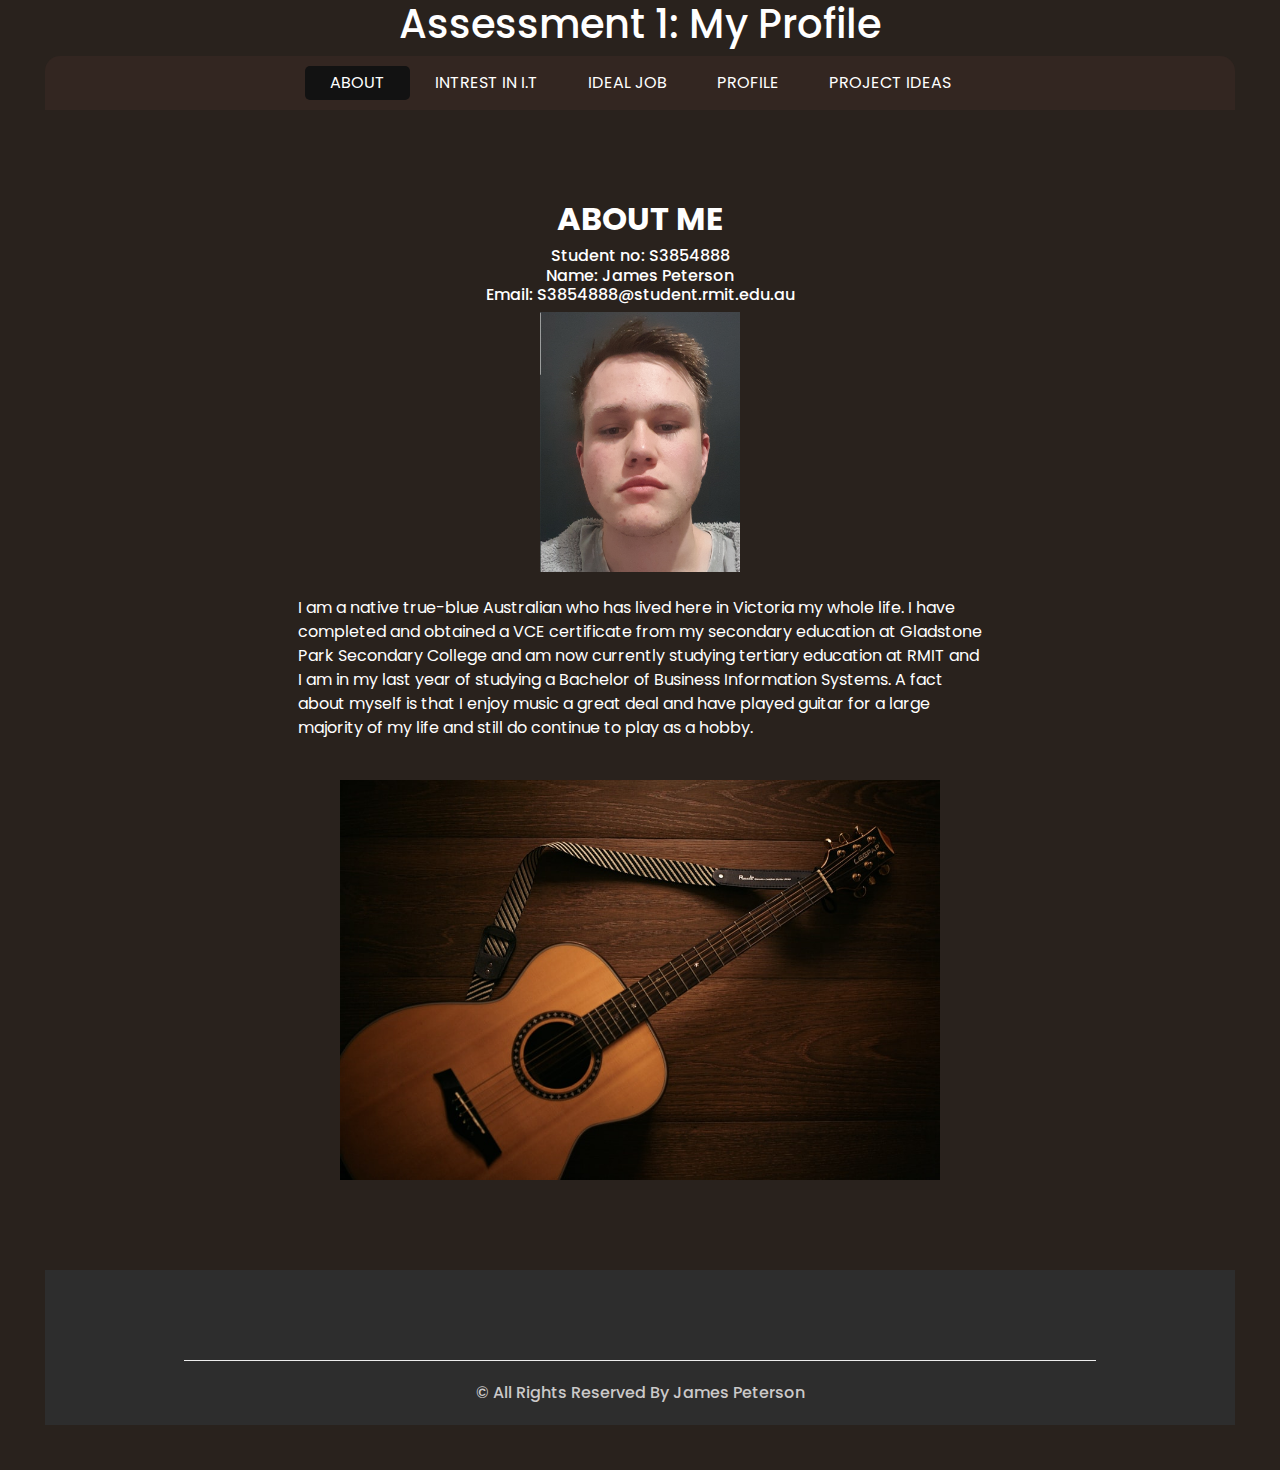
<file: index.html>
<!DOCTYPE html>
<html>

<head>
 <!-- Basic -->


 <title>
 Assessment 1: My Profile
 </title>

 <!-- slider stylesheet -->
 <link rel="stylesheet" type="text/css" href="https://cdnjs.cloudflare.com/ajax/libs/OwlCarousel2/2.3.4/assets/owl.carousel.min.css" />

 <!-- bootstrap core css -->
 <link rel="stylesheet" type="text/css" href="css/bootstrap.css" />

 <!-- Custom styles for this template -->
 <link href="css/style.css" rel="stylesheet" />
 <!-- responsive style -->
 <link href="css/responsive.css" rel="stylesheet" />
</head>

<body>
 <div class="hero_area">
       <!-- header section strats -->
       <header class="header_section">
         <nav class="navbar navbar-expand-lg custom_nav-container ">

<h1> Assessment 1: My Profile </h1>

           <button class="navbar-toggler" type="button" data-toggle="collapse" data-target="#navbarSupportedContent" aria-controls="navbarSupportedContent" aria-expanded="false" aria-label="Toggle navigation">
             <span class=""></span>
           </button>

           <div class="collapse navbar-collapse" id="navbarSupportedContent">
             <ul class="navbar-nav  ">
               <li class="nav-item active">
                 <a class="nav-link" href="index.html">About <span class="sr-only">(current)</span></a>
               </li>
               <li class="nav-item">
                 <a class="nav-link" href="it.html">
                 Intrest in I.T
                 </a>
               </li>
               <li class="nav-item">
                 <a class="nav-link" href="job.html">
                   Ideal Job
                 </a>
               </li>
               <li class="nav-item">
                 <a class="nav-link" href="profile.html">
                   Profile
                 </a>
               </li>
               <li class="nav-item">
                 <a class="nav-link" href="idea.html">Project Ideas</a>
               </li>
             </ul>

           </div>
         </nav>
       </header>
       <!-- end header section -->

 </div>
 <!-- end hero area -->

 <!-- why section -->

 <section class="why_section layout_padding">
   <div class="container">
     <div class="heading_container heading_center">
       <h2>
         About me
       </h2>
       <h6>
Student no: S3854888 <br>
Name: James Peterson<br>
Email: S3854888@student.rmit.edu.au<br>

</h6>
     </div>
     <div class ="under_text">
     <div>
       <img src="images/profilepic.jpg" width="200" height="260"></a>
     </div>
   </div>
     <div class="text_why">

     <p>

       <br>
     I am a native true-blue Australian who has lived here in Victoria my whole life.
      I have completed and obtained a VCE certificate from my secondary education at
       Gladstone Park Secondary College and am now currently studying tertiary education
        at RMIT and I am in my last year of studying a Bachelor of Business Information Systems.
         A fact about myself is that I enjoy music a great deal and have played guitar for a
         large majority of my life and still do continue to play as a hobby.

     </p>
     <br>
     </div>
     <div class ="under_text">

     <div>
       <img src="images/guitar1.jfif" width="600" height="400"></a>
     </div>
     </div>
     </div>
   </div>
 </section>

 <!-- end why section -->

 <!-- info section -->

 <section class="info_section  layout_padding2-top">

   <div class="info_container ">
     <div class="container">
       <div class="row">
       </div>

       </div>
     </div>
   </div>
   <!-- footer section -->
   <footer class=" footer_section">

     <div class="container">
       <p>
         &copy; <span id="displayYear"></span> All Rights Reserved By
         James Peterson
       </p>
     </div>
   </footer>
   <!-- footer section -->

 </section>

 <!-- end info section -->



</body>

</html>
</file>
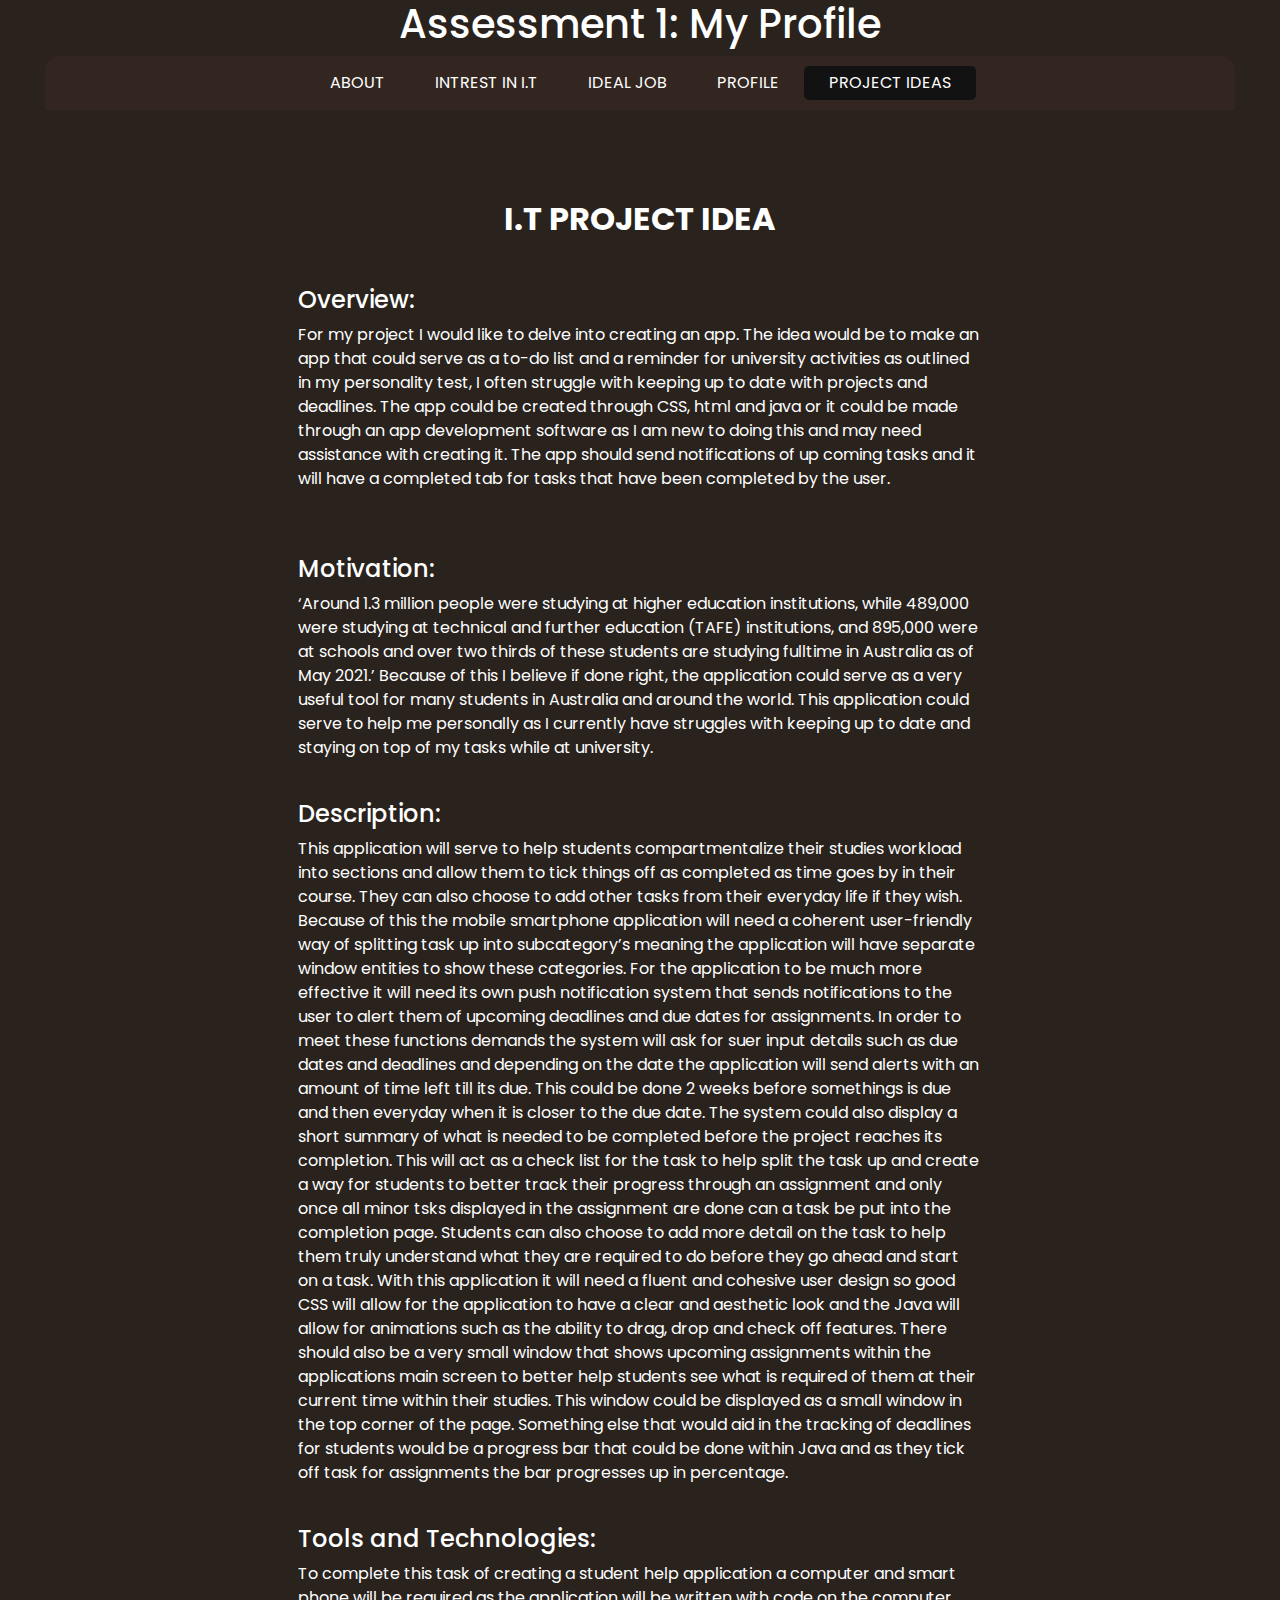
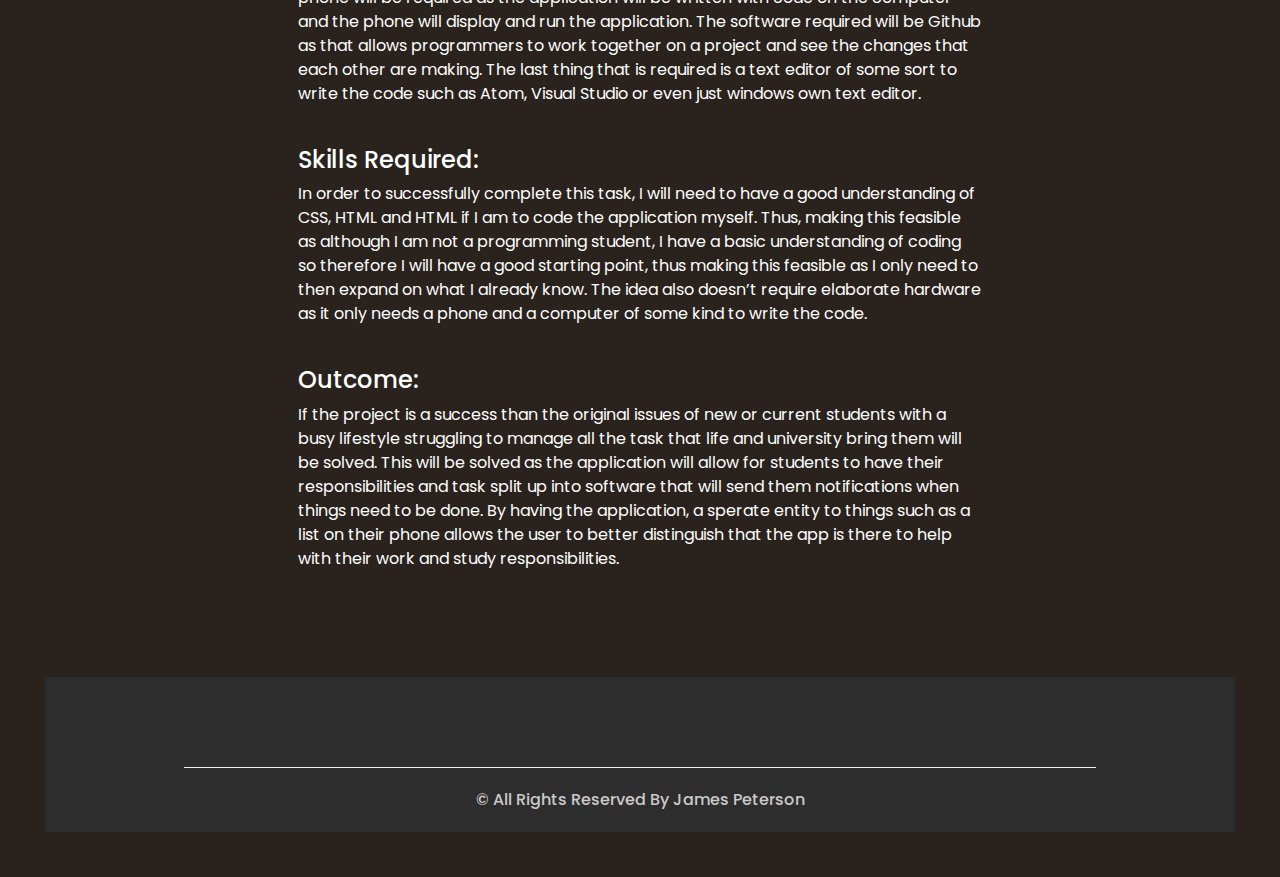
<file: idea.html>
<!DOCTYPE html>
<html>

<head>
  <!-- Basic -->


  <title>
  Assessment 1: My Profile
  </title>

  <!-- slider stylesheet -->
  <link rel="stylesheet" type="text/css" href="https://cdnjs.cloudflare.com/ajax/libs/OwlCarousel2/2.3.4/assets/owl.carousel.min.css" />

  <!-- bootstrap core css -->
  <link rel="stylesheet" type="text/css" href="css/bootstrap.css" />

  <!-- Custom styles for this template -->
  <link href="css/style.css" rel="stylesheet" />
  <!-- responsive style -->
  <link href="css/responsive.css" rel="stylesheet" />
</head>

<body>
  <div class="hero_area">
        <!-- header section strats -->
        <header class="header_section">
          <nav class="navbar navbar-expand-lg custom_nav-container ">

<h1> Assessment 1: My Profile </h1>

            <button class="navbar-toggler" type="button" data-toggle="collapse" data-target="#navbarSupportedContent" aria-controls="navbarSupportedContent" aria-expanded="false" aria-label="Toggle navigation">
              <span class=""></span>
            </button>

            <div class="collapse navbar-collapse" id="navbarSupportedContent">
              <ul class="navbar-nav  ">
                <li class="nav-item">
                  <a class="nav-link" href="index.html">About <span class="sr-only">(current)</span></a>
                </li>
                <li class="nav-item">
                  <a class="nav-link" href="it.html">
                  Intrest in I.T
                  </a>
                </li>
                <li class="nav-item">
                  <a class="nav-link" href="job.html">
                    Ideal Job
                  </a>
                </li>
                <li class="nav-item">
                  <a class="nav-link" href="profile.html">
                    Profile
                  </a>
                </li>
                <li class="nav-item active">
                  <a class="nav-link" href="idea.html">Project Ideas</a>
                </li>
              </ul>

            </div>
          </nav>
        </header>
        <!-- end header section -->

  </div>
  <!-- end hero area -->

  <!-- why section -->

  <section class="why_section layout_padding">
    <div class="container">
      <div class="heading_container heading_center">
        <h2>
          I.T Project Idea
        </h2>
      </div>
      <div class="text_why">
      <p>
        <br>
        <h4>Overview:</h4>


    For my project I would like to delve into creating an app. The idea would be to
     make an app that could serve as a to-do list and a reminder for university
      activities as outlined in my personality test, I often struggle with keeping
       up to date with projects and deadlines. The app could be created through CSS,
       html and java or it could be made through an app development software as I am new
        to doing this and may need assistance with creating it. The app should send
        notifications of up coming tasks and it will have a completed tab for tasks that
         have been completed by the user.

      </p>
      <br>
      <br>
      <h4>Motivation:</h4>

‘Around 1.3 million people were studying at higher
 education institutions, while 489,000 were studying
  at technical and further education (TAFE) institutions,
   and 895,000 were at schools and over two thirds of these
   students are studying fulltime in Australia as of
    May 2021.’ Because of this I believe if done right,
     the application could serve as a very useful tool
      for many students in Australia and around the
       world. This application could serve to help
        me personally as I currently have struggles with
         keeping up to date and staying on top of my
          tasks while at university.

    </p>
    <br>
    <h4>Description:</h4>

This application will serve to help students compartmentalize their studies workload
 into sections and allow them to tick things off as completed as time goes by in their
 course. They can also choose to add other tasks from their everyday life if they wish. Because of this the mobile smartphone application will need a coherent user-friendly way of splitting task up into subcategory’s meaning the application will have separate window entities to show these categories. For the application to be much more effective it will need its own push notification system that sends notifications to the user to alert them of upcoming deadlines and due dates for assignments. In order to meet these functions demands the system will ask for suer input details
 such as due dates and deadlines and depending on the date the application will send
  alerts with an amount of time left till its due. This could be done 2 weeks before
   somethings is due and then everyday when it is closer to the due date. The system
    could also display a short summary of what is needed to be completed before the
     project reaches its completion. This will act as a check list for the task to help
      split the task up and create a way for students to better track their progress
       through an assignment and only once all minor tsks displayed in the assignment are
        done can a task be put into the completion page. Students can also choose to add
         more detail on the task to help them truly understand what they are required to
          do before they go ahead and start on a task. With this application it will need
           a fluent and cohesive user design so good CSS will allow for the application
            to have a clear
      and aesthetic look and the Java will allow for animations such as the ability to
       drag, drop and check off features. There should also be a very small window that
       shows upcoming assignments within the applications main screen to better help students see what is required of them at their current time within their studies. This window could be displayed as a small window in the top corner of the page. Something else that would aid in the tracking of deadlines for students would be
      a progress bar that could be done within Java and as they tick off task for
       assignments the bar progresses up in percentage.

  </p>
  <br>
  <h4>Tools and Technologies: </h4>

To complete this task of creating a student help application
 a computer and smart phone will be required as the application
  will be written with code on the computer and the phone will
   display and run the application. The software required will be
    Github as that allows programmers to work together on a project
     and see the changes that each other are making. The last thing
      that is required is a text editor of some sort to write the
       code such as Atom, Visual Studio or even just windows own text editor.

</p>
<br>
<h4>Skills Required:  </h4>
In order to successfully complete this task, I will
 need to have a good understanding of CSS, HTML and
  HTML if I am to code the application myself. Thus,
   making this feasible as although I am not a programming
    student, I have a basic understanding of coding so
     therefore I will have a good starting point, thus
      making this feasible as I only need to then expand
       on what I already know. The idea also doesn’t
        require elaborate hardware as it only needs a phone
         and a computer of some kind to write the code.

</p>
<br>
<h4>Outcome:  </h4>
If the project is a success than the original issues of new or
 current students with a busy lifestyle struggling to manage
  all the task that life and university bring them will be
   solved. This will be solved as the application will allow
    for students to have their responsibilities and task split
     up into software that will send them notifications when
      things need to be done. By having the application, a
      sperate entity to things such as a list on their phone
      allows the user to better distinguish that the app is there
       to help with their work and study responsibilities.

</p>
      </div>

      </div>
    </div>
  </section>

  <!-- end why section -->

  <!-- info section -->

  <section class="info_section  layout_padding2-top">

    <div class="info_container ">
      <div class="container">
        <div class="row">
        </div>

        </div>
      </div>
    </div>
    <!-- footer section -->
    <footer class=" footer_section">

      <div class="container">
        <p>
          &copy; <span id="displayYear"></span> All Rights Reserved By
          James Peterson
        </p>
      </div>
    </footer>
    <!-- footer section -->

  </section>






</body>

</html>
</file>
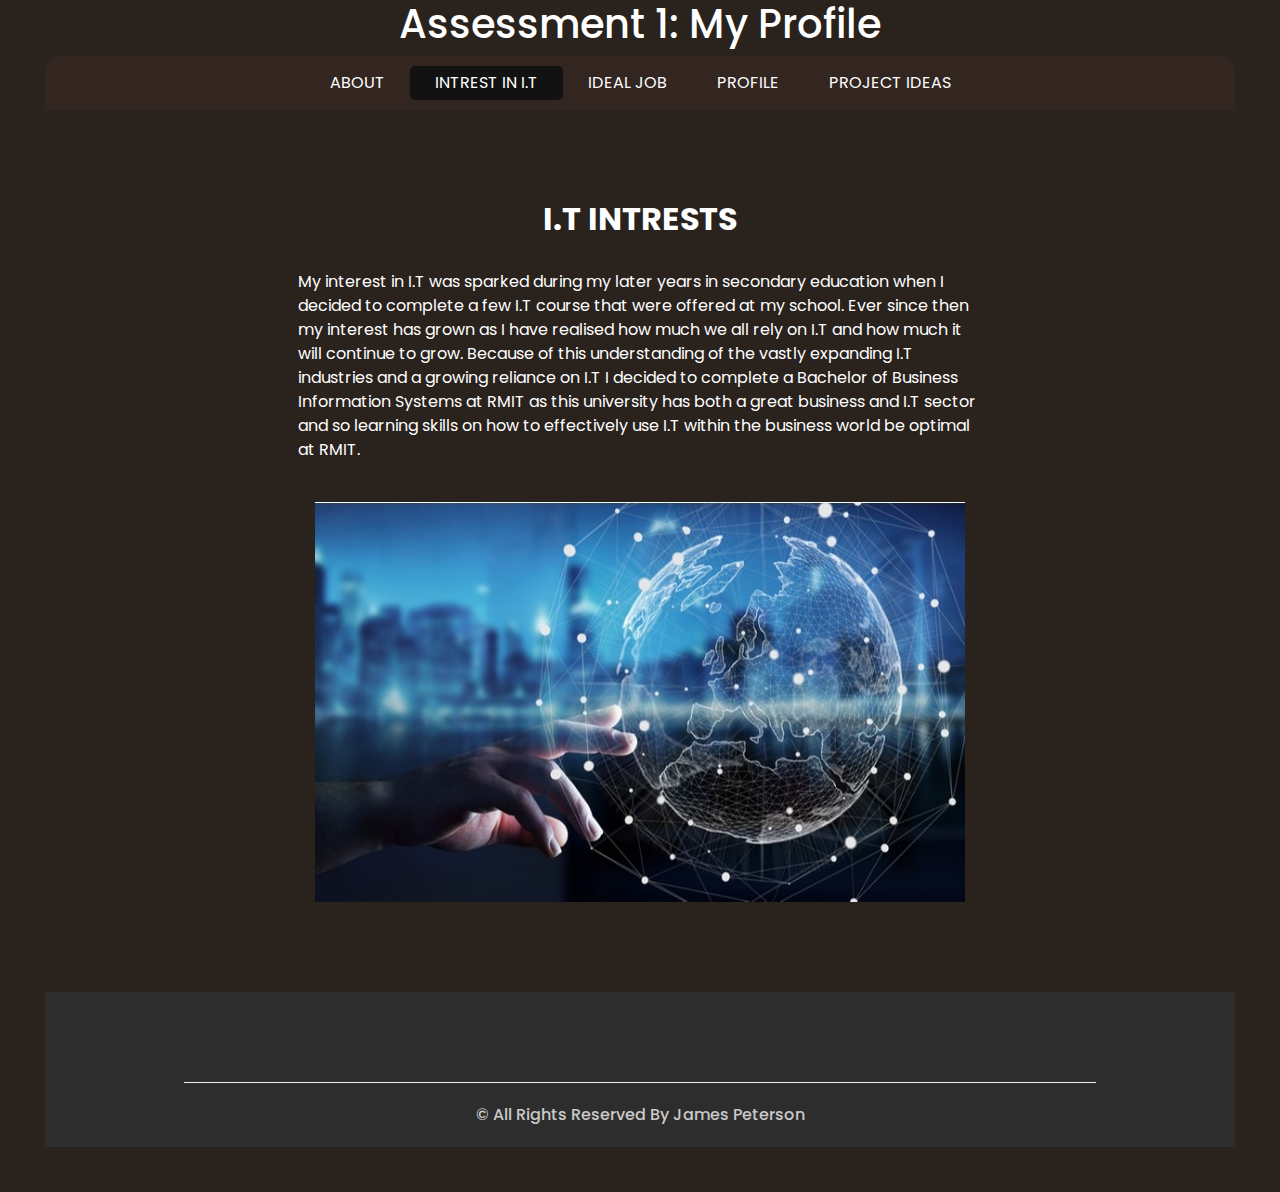
<file: it.html>
<!DOCTYPE html>
<html>

<head>
  <!-- Basic -->

  <title>
  Assessment 1: My Profile
  </title>

  <!-- slider stylesheet -->
  <link rel="stylesheet" type="text/css" href="https://cdnjs.cloudflare.com/ajax/libs/OwlCarousel2/2.3.4/assets/owl.carousel.min.css" />

  <!-- bootstrap core css -->
  <link rel="stylesheet" type="text/css" href="css/bootstrap.css" />

  <!-- Custom styles for this template -->
  <link href="css/style.css" rel="stylesheet" />
  <!-- responsive style -->
  <link href="css/responsive.css" rel="stylesheet" />
</head>

<body>
  <div class="hero_area">
        <!-- header section strats -->
        <header class="header_section">
          <nav class="navbar navbar-expand-lg custom_nav-container ">

<h1> Assessment 1: My Profile </h1>

            <button class="navbar-toggler" type="button" data-toggle="collapse" data-target="#navbarSupportedContent" aria-controls="navbarSupportedContent" aria-expanded="false" aria-label="Toggle navigation">
              <span class=""></span>
            </button>

            <div class="collapse navbar-collapse" id="navbarSupportedContent">
              <ul class="navbar-nav  ">
                <li class="nav-item">
                  <a class="nav-link" href="index.html">About <span class="sr-only">(current)</span></a>
                </li>
                <li class="nav-item active">
                  <a class="nav-link" href="it.html">
                  Intrest in I.T
                  </a>
                </li>
                <li class="nav-item">
                  <a class="nav-link" href="job.html">
                    Ideal Job
                  </a>
                </li>
                <li class="nav-item">
                  <a class="nav-link" href="profile.html">
                    Profile
                  </a>
                </li>
                <li class="nav-item">
                  <a class="nav-link" href="idea.html">Project Ideas</a>
                </li>
              </ul>

            </div>
          </nav>
        </header>
        <!-- end header section -->

  </div>
  <!-- end hero area -->

  <!-- why section -->

  <section class="why_section layout_padding">
    <div class="container">
      <div class="heading_container heading_center">
        <h2>
          I.T Intrests
        </h2>
      </div>
      <div class="text_why">
      <p>

        <br>
      My interest in I.T was sparked during my later years in secondary
      education when I decided to complete a few I.T
       course that were offered at my school. Ever since then
       my interest has grown as I have realised how much we all rely on I.T and how much
       it will continue to grow. Because of this understanding of the vastly
        expanding I.T industries and a growing reliance on I.T I
         decided to complete a Bachelor of Business Information
          Systems at RMIT as this university has
           both a great business and I.T sector and so learning skills on how to
            effectively use I.T within the business world be optimal at RMIT.
      </p>
      <br>
      </div>
      <div class ="under_text">

      <div>
        <img src="images/it1.jpg" width="650" height="400"></a>
      </div>
      </div>
      </div>
    </div>
  </section>

  <!-- end why section -->

  <!-- info section -->

  <section class="info_section  layout_padding2-top">

    <div class="info_container ">
      <div class="container">
        <div class="row">
        </div>

        </div>
      </div>
    </div>
    <!-- footer section -->
    <footer class=" footer_section">

      <div class="container">
        <p>
          &copy; <span id="displayYear"></span> All Rights Reserved By
          James Peterson
        </p>
      </div>
    </footer>
    <!-- footer section -->

  </section>

  <!-- end info section -->




</body>

</html>
</file>
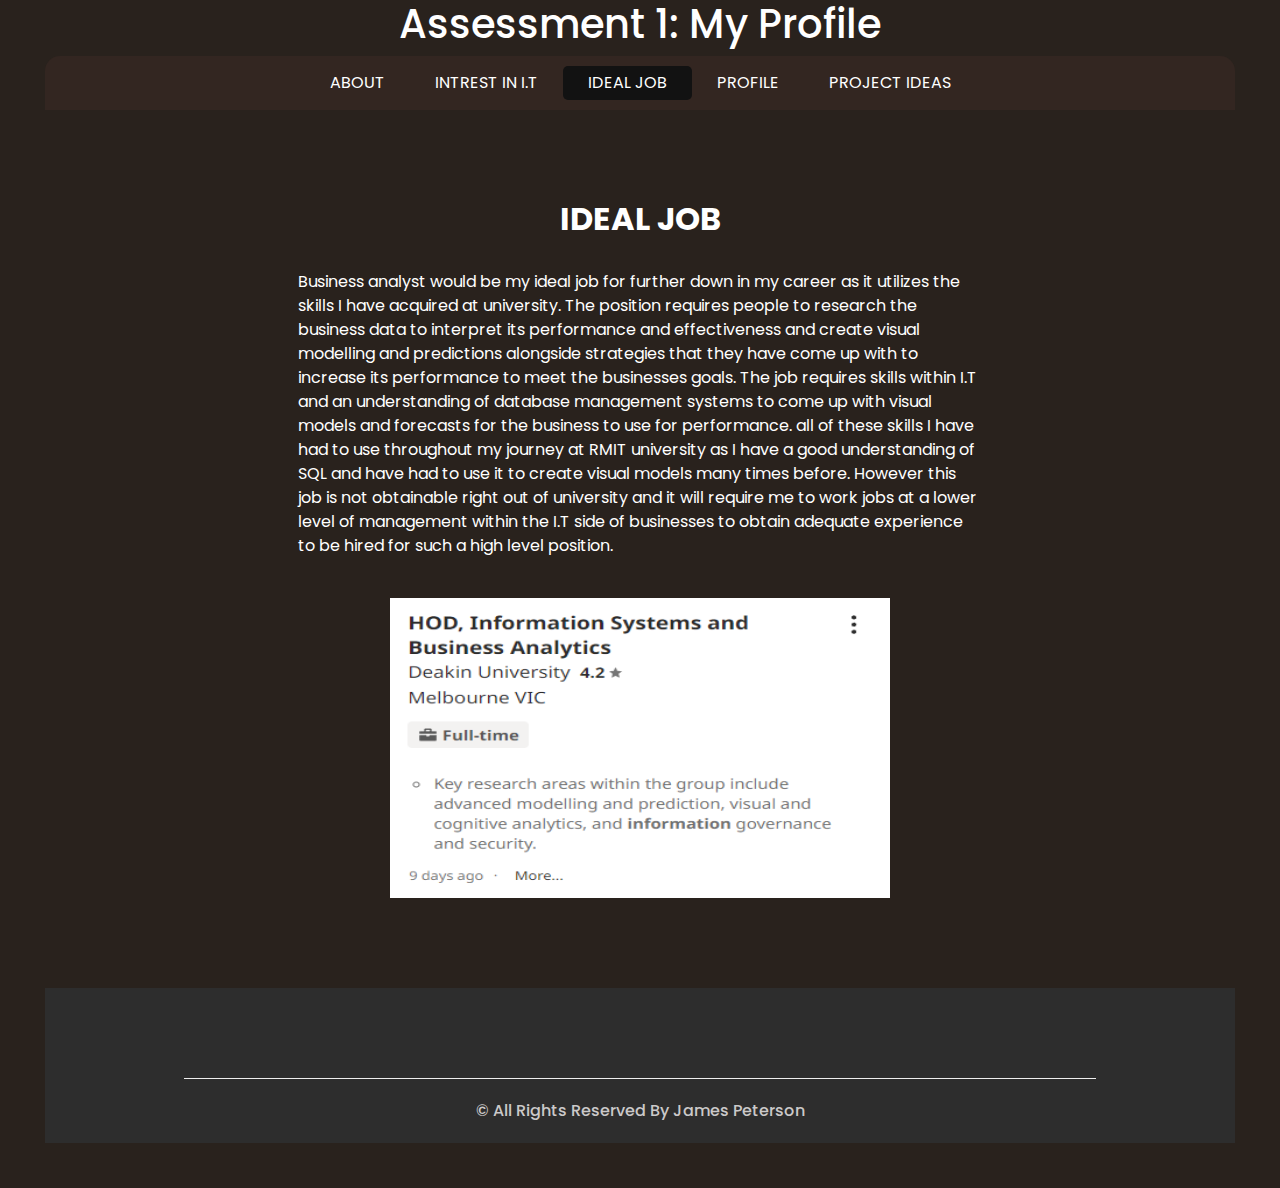
<file: job.html>
<!DOCTYPE html>
<html>

<head>
  <!-- Basic -->

  <title>
  Assessment 1: My Profile
  </title>

  <!-- slider stylesheet -->
  <link rel="stylesheet" type="text/css" href="https://cdnjs.cloudflare.com/ajax/libs/OwlCarousel2/2.3.4/assets/owl.carousel.min.css" />

  <!-- bootstrap core css -->
  <link rel="stylesheet" type="text/css" href="css/bootstrap.css" />

  <!-- Custom styles for this template -->
  <link href="css/style.css" rel="stylesheet" />
  <!-- responsive style -->
  <link href="css/responsive.css" rel="stylesheet" />
</head>

<body>
  <div class="hero_area">
        <!-- header section strats -->
        <header class="header_section">
          <nav class="navbar navbar-expand-lg custom_nav-container ">

<h1> Assessment 1: My Profile </h1>

            <button class="navbar-toggler" type="button" data-toggle="collapse" data-target="#navbarSupportedContent" aria-controls="navbarSupportedContent" aria-expanded="false" aria-label="Toggle navigation">
              <span class=""></span>
            </button>

            <div class="collapse navbar-collapse" id="navbarSupportedContent">
              <ul class="navbar-nav  ">
                <li class="nav-item">
                  <a class="nav-link" href="index.html">About <span class="sr-only">(current)</span></a>
                </li>
                <li class="nav-item">
                  <a class="nav-link" href="it.html">
                  Intrest in I.T
                  </a>
                </li>
                <li class="nav-item active">
                  <a class="nav-link" href="job.html">
                    Ideal Job
                  </a>
                </li>
                <li class="nav-item">
                  <a class="nav-link" href="profile.html">
                    Profile
                  </a>
                </li>
                <li class="nav-item">
                  <a class="nav-link" href="idea.html">Project Ideas</a>
                </li>
              </ul>

            </div>
          </nav>
        </header>
        <!-- end header section -->

  </div>
  <!-- end hero area -->

  <!-- why section -->

  <section class="why_section layout_padding">
    <div class="container">
      <div class="heading_container heading_center">
        <h2>
        Ideal Job
        </h2>
      </div>
      <div class="text_why">
      <p>

        <br>
      Business analyst would be my ideal job for further down in my career as
       it utilizes the skills I have acquired at university. The position requires
       people to research the business data to interpret its performance and effectiveness
        and create visual modelling and predictions alongside strategies that they have
         come up with to increase its performance to meet the businesses goals. The job
          requires skills within I.T and an understanding of database management systems
           to come up with visual models and forecasts for the business to use for
            performance. all of these skills I have had to use throughout my journey
             at RMIT university as I have a good understanding of SQL and have had to
              use it to create visual models many times before. However this job is not
               obtainable right out of university and it will require me to work jobs
                at a lower level of management within the I.T side of businesses to obtain
                 adequate experience to be hired for such a high level position.

      </p>
      <br>
      </div>
      <div class ="under_text">

      <div>
        <img src="images/idealjob.png" width="500" height="300"></a>
      </div>
      </div>
      </div>
    </div>
  </section>

  <!-- end why section -->

  <!-- info section -->

  <section class="info_section  layout_padding2-top">

    <div class="info_container ">
      <div class="container">
        <div class="row">
        </div>

        </div>
      </div>
    </div>
    <!-- footer section -->
    <footer class=" footer_section">

      <div class="container">
        <p>
          &copy; <span id="displayYear"></span> All Rights Reserved By
          James Peterson
        </p>
      </div>
    </footer>
    <!-- footer section -->

  </section>

  <!-- end info section -->




</body>

</html>
</file>
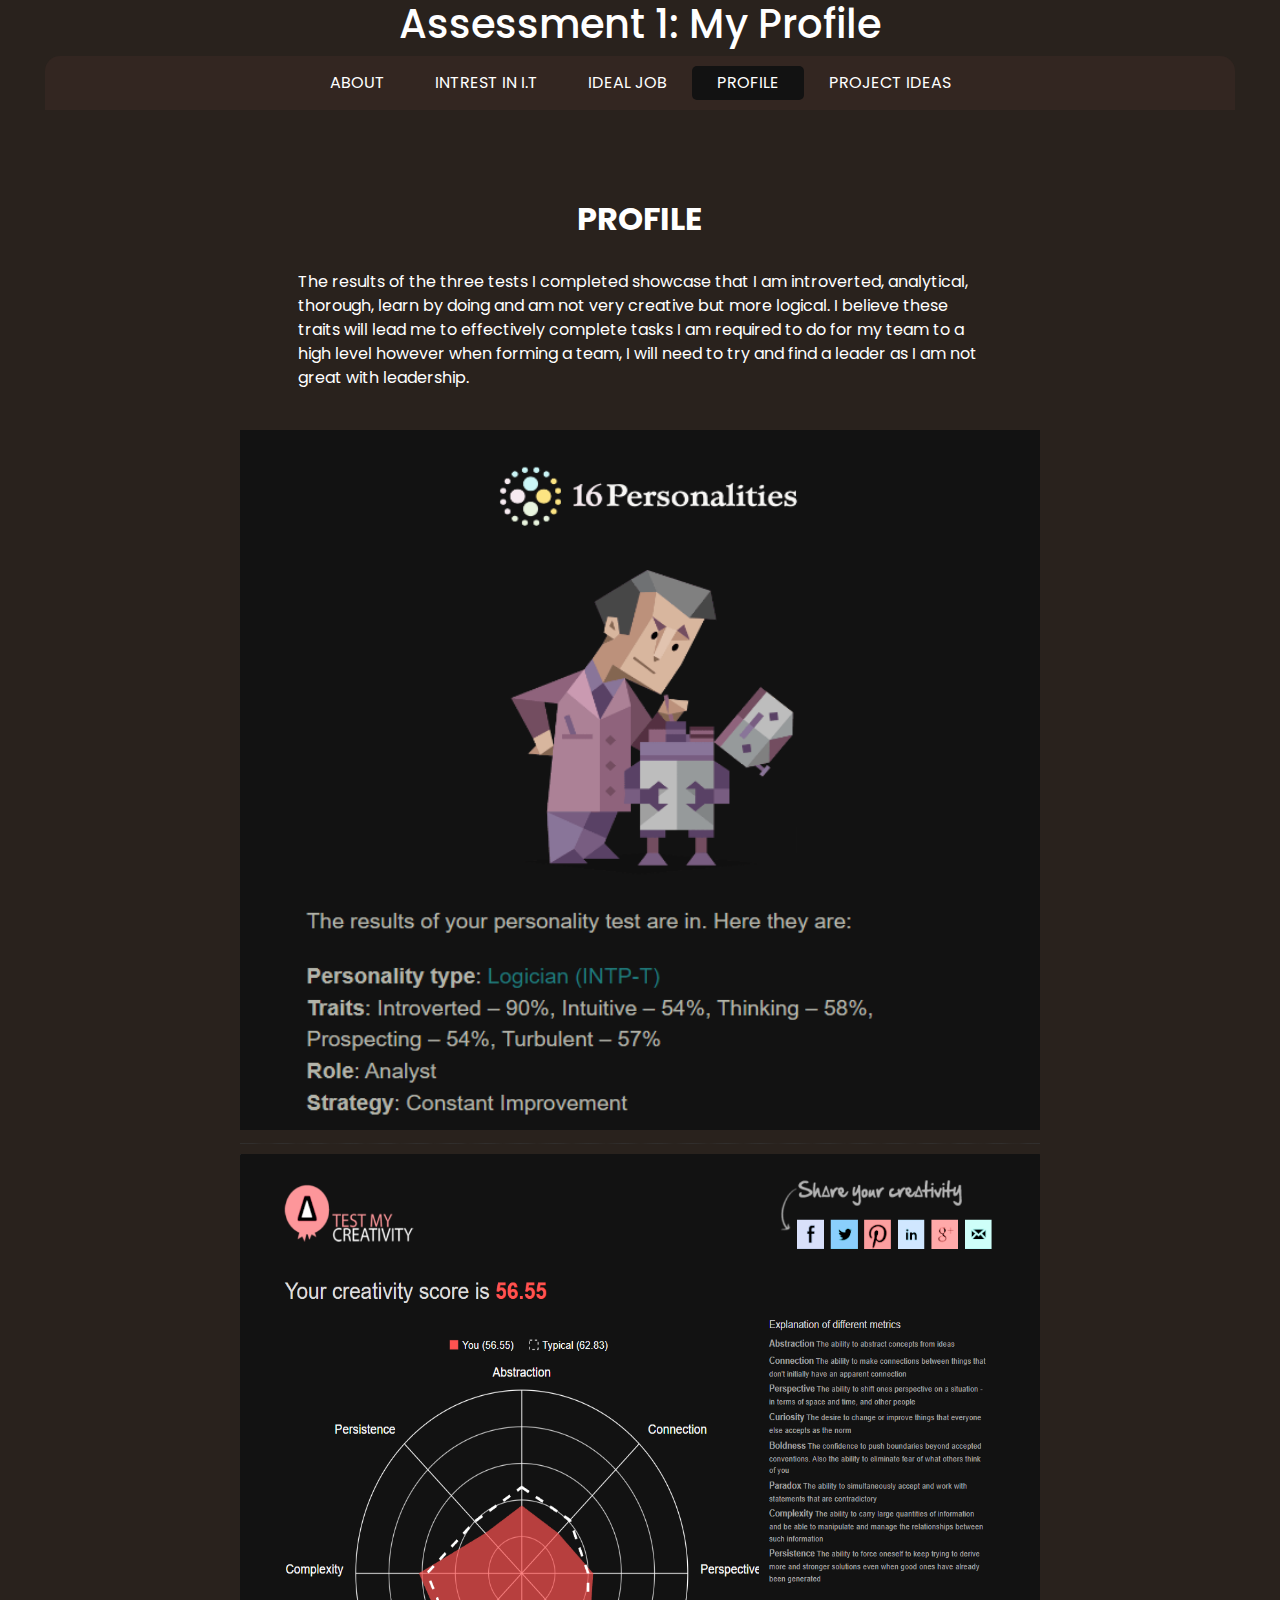
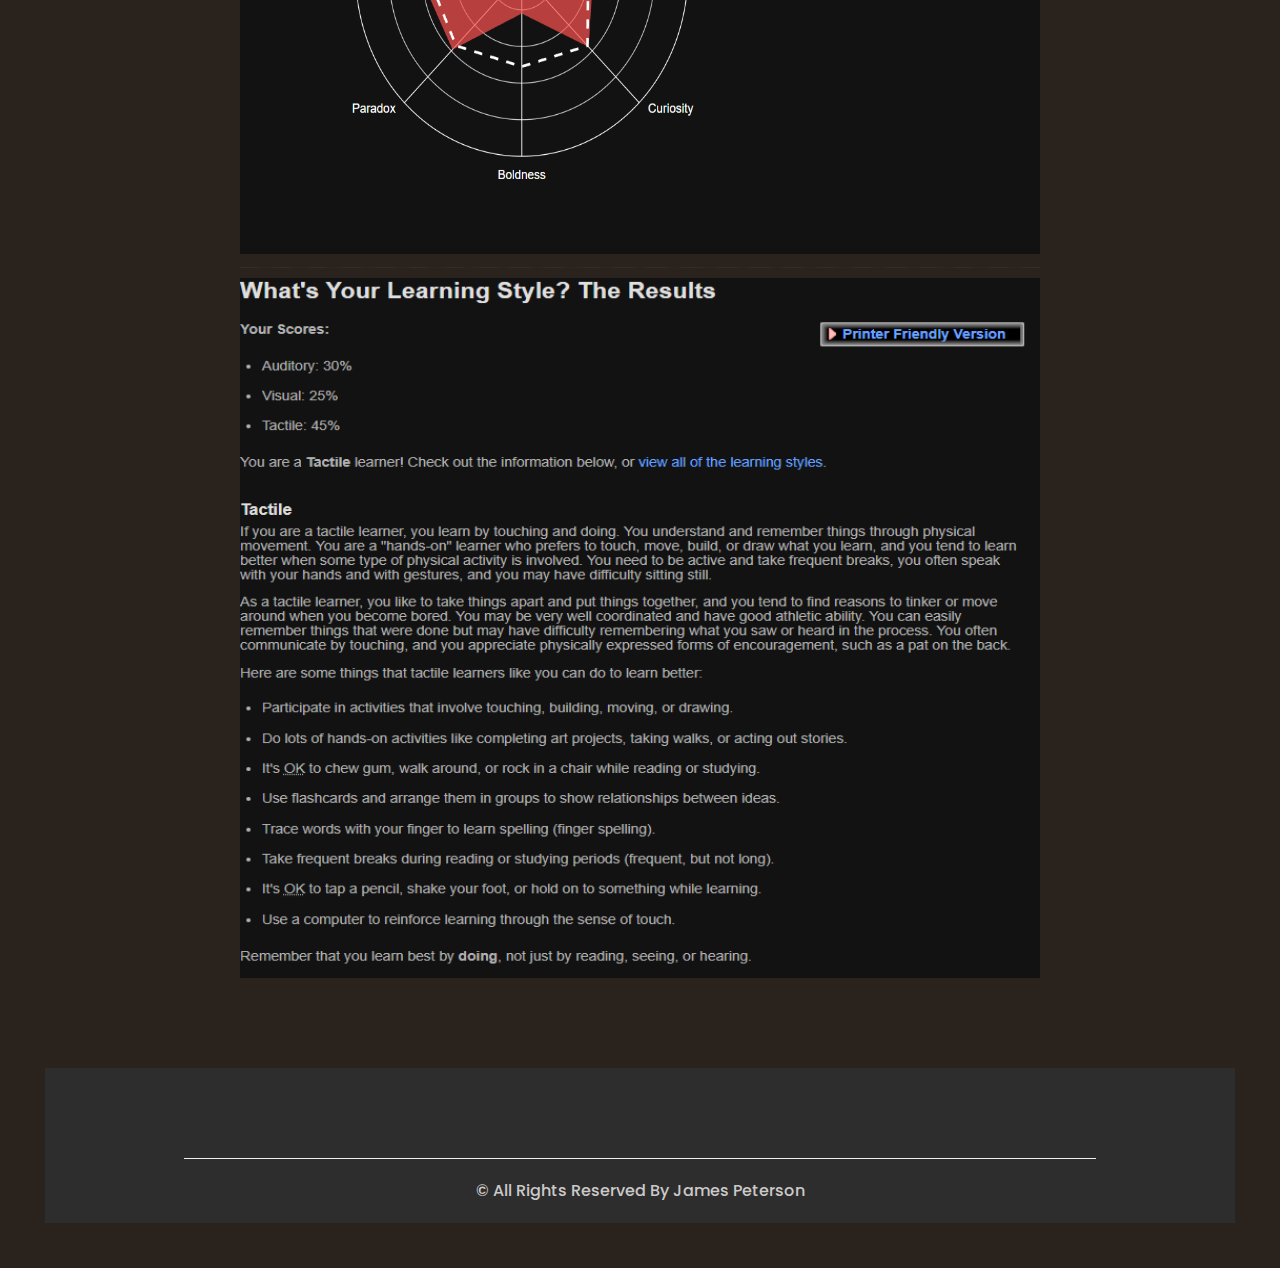
<file: profile.html>
<!DOCTYPE html>
<html>

<head>
  <!-- Basic -->

  <title>
  Assessment 1: My Profile
  </title>

  <!-- slider stylesheet -->
  <link rel="stylesheet" type="text/css" href="https://cdnjs.cloudflare.com/ajax/libs/OwlCarousel2/2.3.4/assets/owl.carousel.min.css" />

  <!-- bootstrap core css -->
  <link rel="stylesheet" type="text/css" href="css/bootstrap.css" />

  <!-- Custom styles for this template -->
  <link href="css/style.css" rel="stylesheet" />
  <!-- responsive style -->
  <link href="css/responsive.css" rel="stylesheet" />
</head>

<body>
  <div class="hero_area">
        <!-- header section strats -->
        <header class="header_section">
          <nav class="navbar navbar-expand-lg custom_nav-container ">

<h1> Assessment 1: My Profile </h1>

            <button class="navbar-toggler" type="button" data-toggle="collapse" data-target="#navbarSupportedContent" aria-controls="navbarSupportedContent" aria-expanded="false" aria-label="Toggle navigation">
              <span class=""></span>
            </button>

            <div class="collapse navbar-collapse" id="navbarSupportedContent">
              <ul class="navbar-nav  ">
                <li class="nav-item">
                  <a class="nav-link" href="index.html">About <span class="sr-only">(current)</span></a>
                </li>
                <li class="nav-item">
                  <a class="nav-link" href="it.html">
                  Intrest in I.T
                  </a>
                </li>
                <li class="nav-item">
                  <a class="nav-link" href="job.html">
                    Ideal Job
                  </a>
                </li>
                <li class="nav-item active">
                  <a class="nav-link" href="profile.html">
                    Profile
                  </a>
                </li>
                <li class="nav-item">
                  <a class="nav-link" href="idea.html">Project Ideas</a>
                </li>
              </ul>

            </div>
          </nav>
        </header>
        <!-- end header section -->

  </div>
  <!-- end hero area -->

  <!-- why section -->

  <section class="why_section layout_padding">
    <div class="container">
      <div class="heading_container heading_center">
        <h2>
          Profile
        </h2>
      </div>
      <div class="text_why">
      <p>

        <br>
        The results of the three tests I completed showcase that I am introverted, analytical,
        thorough, learn by doing and am not very creative but more logical. I believe these traits
        will lead me to effectively complete tasks I am required to do for my team to a high level
        however when forming a team, I will need to try and find a leader as I am not great with
        leadership.

      </p>
      <br>
      </div>
      <div class ="under_text">

      <div>
        <img src="images/person.png" width="800" height="700"></a>
        <img src="images/line.png" width="800" height="1"></a>
        <img src="images/create.png" width="800" height="700"></a>
        <img src="images/line.png" width="800" height="1"></a>
        <img src="images/learning.png" width="800" height="700"></a>
      </div>
      </div>
      </div>
    </div>
  </section>

  <!-- end why section -->

  <!-- info section -->

  <section class="info_section  layout_padding2-top">

    <div class="info_container ">
      <div class="container">
        <div class="row">
        </div>

        </div>
      </div>
    </div>
    <!-- footer section -->
    <footer class=" footer_section">

      <div class="container">
        <p>
          &copy; <span id="displayYear"></span> All Rights Reserved By
          James Peterson
        </p>
      </div>
    </footer>
    <!-- footer section -->

  </section>

  <!-- end info section -->



</body>

</html>
</file>
<file: css/responsive.css>
@media (max-width: 1120px) {
    .saving_section .detail-box {
        padding: 0;
    }
}

@media (max-width: 992px) {
    .user_option {
        justify-content: center;
        margin-left: 0;
        margin-top: 10px;

    }

    .custom_nav-container {
        flex-direction: row;
    }

    .custom_nav-container .navbar-nav {
        align-items: center;
    }

    #navbarSupportedContent .navbar-nav .nav-link {
        margin: 5px 0;
    }

    .slider_section .detail-box {
        padding-left: 0;
    }

    .slider_section .detail-box h1 {
        font-size: 3rem;
    }

    .slider_section .img-box {
        padding: 0;
    }

    .saving_section .row {
        flex-direction: column-reverse;
    }

    .saving_section .detail-box {

        margin-bottom: 30px;
    }

    .client_section .box {
        margin: 15px 25px;
    }

    .client_section .carousel_btn-box {
        display: flex;
        justify-content: center;
        margin-top: 45px;
    }

    .client_section .carousel-control-prev,
    .client_section .carousel-control-next {
        position: unset;
        margin: 0 2.5px;
        width: 45px;
        height: 45px;
    }
}

@media (max-width: 768px) {
    .hero_area {
        padding: 0 25px;
    }

    .slider_section .img-box {
        margin-bottom: 45px;
    }

    .saving_section,
    .gift_section {
        padding-left: 25px;
        padding-right: 25px;
    }

    .gift_section .box {
        padding: 45px 0;
    }

    .gift_section .img-box {
        padding: 0 15px;
        margin-bottom: 45px;
    }

    .info_section .row>div {
        text-align: center;
        display: flex;
        flex-direction: column;
        align-items: center;

    }

    .info_section {
        margin: 0 25px 25px;
    }


}

@media (max-width: 576px) {
    .contact_section {
        padding-left: 25px;
        padding-right: 25px;
    }
}

@media (max-width: 480px) {

    .saving_section .detail-box,
    .gift_section .detail-box {
        padding: 0 5px;
    }
}

@media (max-width: 420px) {}

@media (max-width: 376px) {}

@media (min-width: 1200px) {
    .container {
        max-width: 1170px;
    }
}
</file>
<file: css/style.css>
@import url("https://fonts.googleapis.com/css2?family=Poppins:wght@300;400;500;600;700&display=swap");
@import url("font-awesome.min.css");
body {
  font-family: "poppins", sans-serif;
  color: white;
  background-color: #29221d;
}

.layout_padding {
  padding-top: 90px;
  padding-bottom: 90px;
}

.layout_padding2 {
  padding-top: 45px;
  padding-bottom: 45px;
}

.layout_padding2-top {
  padding-top: 45px;
}

.layout_padding2-bottom {
  padding-bottom: 45px;
}

.layout_padding-top {
  padding-top: 90px;
}

.layout_padding-bottom {
  padding-bottom: 90px;
}

.heading_container {
  display: -webkit-box;
  display: -ms-flexbox;
  display: flex;
  -webkit-box-orient: vertical;
  -webkit-box-direction: normal;
      -ms-flex-direction: column;
          flex-direction: column;
}

.heading_container h2 {
  text-transform: uppercase;
  font-weight: bold;
}

.heading_container h2 span {
  color: #A4AC86;
}

.heading_container.heading_center {
  -webkit-box-align: center;
      -ms-flex-align: center;
          align-items: center;
  text-align: center;
  color:white;
}

/*header section*/
.hero_area {
  padding: 0 45px;
}

.hero_area.sub_pages {
  height: auto;
}

#navbarSupportedContent {
  width: 100%;
  background-color: #332621;
  -webkit-box-pack: center;
      -ms-flex-pack: center;
          justify-content: center;
  padding: 10px 0;
  border-radius: 15px 15px 0 0;
}

#navbarSupportedContent.innerpage_navbar {
  background-color: white;
  border-radius: 10px;
  -webkit-box-shadow: 0 0 3px 0 rgba(0, 0, 0, 0.25);
          box-shadow: 0 0 3px 0 rgba(0, 0, 0, 0.25);
}

#navbarSupportedContent.innerpage_navbar .nav-item.active .nav-link {
  background-color: #f4f5f6;
}

#navbarSupportedContent .navbar-nav .nav-link {
  padding: 5px 25px;
  color: #ffffff;
  text-align: center;
  text-transform: uppercase;
  border-radius: 5px;
}

#navbarSupportedContent .nav-item.active .nav-link {
  background-color: #121212;
}

a,
a:hover,
a:focus {
  text-decoration: none;
}

a:hover,
a:focus {
  color: initial;
}

.btn,
.btn:focus {
  outline: none !important;
  -webkit-box-shadow: none;
          box-shadow: none;
}

.navbar-brand {
  margin: 15px 0;
  padding: 0;
}

.navbar-brand span {
  font-size: 28px;
  font-weight: bold;
  color: #000000;
  text-transform: uppercase;
  margin: 0;
  padding: 0;
}

.custom_nav-container .nav_search-btn {
  padding: 0;
  border: none;
}

.custom_nav-container {
  z-index: 99999;
  padding: 0;
  -webkit-box-orient: vertical;
  -webkit-box-direction: normal;
      -ms-flex-direction: column;
          flex-direction: column;
  -webkit-box-align: center;
      -ms-flex-align: center;
          align-items: center;
}

.custom_nav-container .navbar-toggler {
  outline: none;
}

.custom_nav-container .navbar-toggler {
  outline: none;
}

.custom_nav-container .navbar-toggler {
  padding: 0;
  width: 37px;
  height: 42px;
  -webkit-transition: all .3s;
  transition: all .3s;
}

.custom_nav-container .navbar-toggler span {
  display: block;
  width: 35px;
  height: 4px;
  background-color: #000000;
  margin: 7px 0;
  -webkit-transition: all 0.3s;
  transition: all 0.3s;
  position: relative;
  border-radius: 5px;
  -webkit-transition: all .3s;
  transition: all .3s;
}

.custom_nav-container .navbar-toggler span::before, .custom_nav-container .navbar-toggler span::after {
  content: "";
  position: absolute;
  left: 0;
  height: 100%;
  width: 100%;
  background-color: #000000;
  top: -10px;
  border-radius: 5px;
  -webkit-transition: all .3s;
  transition: all .3s;
}

.custom_nav-container .navbar-toggler span::after {
  top: 10px;
}

.custom_nav-container .navbar-toggler[aria-expanded="true"] {
  -webkit-transform: rotate(360deg);
          transform: rotate(360deg);
}

.custom_nav-container .navbar-toggler[aria-expanded="true"] span {
  -webkit-transform: rotate(45deg);
          transform: rotate(45deg);
}

.custom_nav-container .navbar-toggler[aria-expanded="true"] span::before, .custom_nav-container .navbar-toggler[aria-expanded="true"] span::after {
  -webkit-transform: rotate(90deg);
          transform: rotate(90deg);
  top: 0;
}

.user_option {
  display: -webkit-box;
  display: -ms-flexbox;
  display: flex;
  -webkit-box-align: center;
      -ms-flex-align: center;
          align-items: center;
  margin-left: 25px;
}

.user_option a {
  margin-right: 25px;
  color: #000000;
}

.user_option a span {
  margin-left: 5px;
}

/*end header section*/
.slider_section .slider_container {
  color: #fefefe;
  background-color: #000000;
  background-color: #97A97C;
  padding: 25px;
  border-radius: 0 0 15px 15px;
}

.slider_section .row {
  -webkit-box-align: center;
      -ms-flex-align: center;
          align-items: center;
}

.slider_section .img-box {
  display: -webkit-box;
  display: -ms-flexbox;
  display: flex;
  -webkit-box-pack: center;
      -ms-flex-pack: center;
          justify-content: center;
  padding: 45px;
}

.slider_section .img-box img {
  width: 275px;
}

.slider_section .detail-box {
  padding-left: 45px;
  margin: 45px 0;
}

.slider_section .detail-box h1 {
  font-weight: bold;
  font-size: 3.5rem;
  margin-bottom: 10px;
}

.slider_section .detail-box a {
  display: inline-block;
  padding: 10px 40px;
  background-color: #4A4B2F;
  color: #ffffff;
  border: 1px solid #4A4B2F;
  border-radius: 5px;
  -webkit-transition: all .3s;
  transition: all .3s;
  margin-top: 25px;
  text-transform: uppercase;
}

.slider_section .detail-box a:hover {
  background-color: transparent;
  color: #4A4B2F;
}

.slider_section .carousel_btn-box {
  display: -webkit-box;
  display: -ms-flexbox;
  display: flex;
  background-color: #ffffff;
  -webkit-box-align: center;
      -ms-flex-align: center;
          align-items: center;
  position: absolute;
  bottom: -25px;
  left: 5%;
  padding: 7px 10px;
  border-radius: 5px 5px 0 0;
}

.slider_section .carousel_btn-box img {
  margin: 0 10px;
}

.slider_section .carousel_btn-box .carousel-control-prev,
.slider_section .carousel_btn-box .carousel-control-next {
  position: unset;
  height: 25px;
  width: 25px;
  background-repeat: no-repeat;
  opacity: 1;
  background-position: center;
  color: #000000;
  font-size: 14px;
}

.shop_section .heading_container {
  margin-bottom: 20px;
}

.shop_section .box {
  background-color: #fffcf4;
  position: relative;
  padding: 10px;
  margin-top: 25px;
  border-radius: 10px;
}

.shop_section .box a {
  color: #000000;
}

.shop_section .box .img-box {
  display: -webkit-box;
  display: -ms-flexbox;
  display: flex;
  -webkit-box-pack: center;
      -ms-flex-pack: center;
          justify-content: center;
  -webkit-box-align: center;
      -ms-flex-align: center;
          align-items: center;
  padding: 15px 30px;
  height: 245px;

}

.shop_section .box .img-box img {
  max-width: 100%;
  max-height: 145px;

}

.shop_section .box .detail-box {
  display: -webkit-box;
  display: -ms-flexbox;
  display: flex;
  -webkit-box-pack: justify;
      -ms-flex-pack: justify;
          justify-content: space-between;
}

.shop_section .box .detail-box h6 span {
  color: white;
}

.shop_section .box .new {
  width: 50px;
  height: 50px;
  position: absolute;
  top: 10px;
  left: 10px;
  background-color: #e6ffda;
  display: -webkit-box;
  display: -ms-flexbox;
  display: flex;
  -webkit-box-pack: center;
      -ms-flex-pack: center;
          justify-content: center;
  -webkit-box-align: center;
      -ms-flex-align: center;
          align-items: center;
  border-radius: 100%;
  font-size: 15px;
  border-radius: 25px;
}

.shop_section .btn-box {
  display: -webkit-box;
  display: -ms-flexbox;
  display: flex;
  -webkit-box-pack: center;
      -ms-flex-pack: center;
          justify-content: center;
  margin-top: 45px;
}

.shop_section .btn-box a {
  display: inline-block;
  padding: 10px 40px;
  background-color: #4A4B2F;
  color: #ffffff;
  border: 1px solid #4A4B2F;
  border-radius: 5px;
  -webkit-transition: all .3s;
  transition: all .3s;
}

.shop_section .btn-box a:hover {
  background-color: transparent;
  color: #4A4B2F;
}

.sustain_section
{
  border-radius: 15px;
  margin-left: 45px;
  margin-right: 45px;
  color: #fff;
  background-color: #2d2d2d;
}

.sustain_section .box {
  text-align: center;
  margin-top: 45px;
  background-color: #2d2d2d;
  padding: 25px;
  border-radius: 5px;
  color: #ffffff;
}

.sustain_section .box .img-box {
  margin-bottom: 15px;
}


.why_section
{
  border-radius: 15px;
  margin-left: 45px;
  margin-right: 45px;
  color: #fff;
}

.why_section .box {
  text-align: center;
  margin-top: 45px;
  background-color: #f9f8f7;
  padding: 25px;
  border-radius: 5px;
  color: #000000;
}

.why_section .box .img-box {
  margin-bottom: 15px;
}


.text_why {
  color: white;
  margin: auto;
  width: 60%
}
.under_text{
  -webkit-box-align: center;
    -ms-flex-align: center;
    align-items: center;
    text-align: center;
    color: black;
}
.contact_section {
  position: relative;
}

.contact_section .container-bg {
  -webkit-box-shadow: 0 0 25px 0 rgba(0, 0, 0, 0.1);
          box-shadow: 0 0 25px 0 rgba(0, 0, 0, 0.1);
}

.contact_section .heading_container {
  margin-bottom: 30px;
}

.contact_section .row {
  -webkit-box-align: stretch;
      -ms-flex-align: stretch;
          align-items: stretch;
}

.contact_section form {
  padding-right: 35px;
  padding: 45px 20px;
}

.contact_section input {
  width: 100%;
  border: 1px solid #919191;
  height: 50px;
  margin-bottom: 25px;
  padding-left: 25px;
  background-color: transparent;
  outline: none;
  color: #101010;
}

.contact_section input::-webkit-input-placeholder {
  color: #131313;
}

.contact_section input:-ms-input-placeholder {
  color: #131313;
}

.contact_section input::-ms-input-placeholder {
  color: #131313;
}

.contact_section input::placeholder {
  color: #131313;
}

.contact_section input.message-box {
  height: 120px;
}

.contact_section button {
  display: inline-block;
  padding: 12px 45px;
  background-color: #4A4B2F;
  color: #ffffff;
  border: 1px solid #4A4B2F;
  border-radius: 0;
  -webkit-transition: all .3s;
  transition: all .3s;
  display: block;
  color: #fff;
  margin: 35px auto 0 auto;
}

.contact_section button:hover {
  background-color: transparent;
  color: #4A4B2F;
}

.contact_section .map_container {
  height: 100%;
  min-height: 375px;
}

.contact_section .map_container .map-responsive {
  height: 100%;
}

.client_section .heading_container {
  margin-bottom: 20px;
}

.client_section .box {
  margin: 15px 45px;
  -webkit-box-shadow: 0 0 5px 0 rgba(0, 0, 0, 0.25);
          box-shadow: 0 0 5px 0 rgba(0, 0, 0, 0.25);
  padding: 25px;
}

.client_section .box .client_info {
  display: -webkit-box;
  display: -ms-flexbox;
  display: flex;
  -webkit-box-pack: justify;
      -ms-flex-pack: justify;
          justify-content: space-between;
}

.client_section .box .client_info .client_name h5 {
  font-weight: 600;
  color: #db4f66;
}

.client_section .box .client_info .client_name h6 {
  margin-bottom: 0;
  color: #bfc0c0;
  font-weight: normal;
  font-size: 15px;
}

.client_section .box .client_info i {
  font-size: 24px;
}

.client_section .box p {
  margin-top: 15px;
}

.client_section .carousel-control-prev,
.client_section .carousel-control-next {
  width: 45px;
  height: 125px;
  background-color: #4A4B2F;
  opacity: 1;
  font-size: 28px;
  font-weight: bold;
  top: 50%;
  -webkit-transform: translateY(-50%);
          transform: translateY(-50%);
}

.client_section .carousel-control-prev {
  left: 0;
}

.client_section .carousel-control-next {
  right: 0;
}

/* info section */
.info_section {
  position: relative;
  background-color: #2d2d2d;
  color: #ffffff;
  margin: 0 45px 45px;
}

.info_section .social_container {
  -webkit-box-pack: center;
      -ms-flex-pack: center;
          justify-content: center;
  margin-top: 25px;
  margin-bottom: 30px;
}

.info_section .social_container .social_box {
  display: -webkit-box;
  display: -ms-flexbox;
  display: flex;
  -webkit-box-align: center;
      -ms-flex-align: center;
          align-items: center;
  -webkit-box-pack: center;
      -ms-flex-pack: center;
          justify-content: center;
}

.info_section .social_container .social_box a {
  margin: 0 10px;
  color: #ffffff;
  font-size: 24px;
}

.info_section .info_form form input {
  outline: none;
  width: 100%;
  padding: 7px 10px;
}

.info_section .info_form form button {
  padding: 8px 35px;
  outline: none;
  border: none;
  color: #ffffff;
  background: #4A4B2F;
  margin-top: 15px;
  text-transform: uppercase;
}

.info_section .row > div {
  margin-top: 25px;
}

.info_section a {
  text-transform: none;
}

.info_section h6 {
  font-weight: bold;
  text-transform: uppercase;
  font-size: 18px;
  margin-bottom: 25px;
}

.info_section p {
  color: #cbc9c9;
}

.info_section .info_link-box a {
  display: -webkit-box;
  display: -ms-flexbox;
  display: flex;
  -webkit-box-align: center;
      -ms-flex-align: center;
          align-items: center;
  margin: 15px 0;
}

.info_section .info_link-box a:hover {
  color: #ffffff;
}

.info_section .info_link-box a i {
  color: #ffffff;
  margin-right: 5px;
  font-size: 18px;
}

.info_section .info_link-box a span {
  color: #cbc9c9;
}

.info_section .info_link-box a:hover span {
  color: #ffffff;
}

/* end info section */
/* footer section*/
.footer_section {
  margin-top: 45px;
  font-weight: 500;
}

.footer_section p {
  padding: 20px 0;
  margin: 0 auto;
  text-align: center;
  border-top: 1.5px solid #eeeeee;
  width: 80%;
}

.footer_section a {
  color: #cbc9c9;
}

.product-positioning{
 position:relative;

 display: flex;

}

.product-info{
  position:relative;
  right: 10px;

 }
.cart-btn {
  display: inline-block;
  background-color: #7DC855;
  border-radius: 6px;
  font-size: 16px;
  color: #FFFFFF;
  text-decoration: none;
  padding: 12px 30px;
  transition: all .5s;
}

/* end footer section*/
/*# sourceMappingURL=style.css.map */

/* Individual Product */

.product-container {
  max-width: 1200px;
  margin: 0 auto;
  padding: 15px;
  display: flex;
  background-color: #fff;
  border-radius: 10px;
}

/* Columns */
.product-left-column {
  width: 65%;
  position: relative;
}

.product-right-column {
  width: 35%;
  margin-top: 60px;
}

/* Left Column */
.product-left-column img {
  width: 100%;
  position: absolute;
  left: 0;
  top: 0;
  opacity: 0;
  transition: all 0.3s ease;
}

.product-left-column img.active {
  opacity: 1;
}

/* Product Description */
.product-description {
  border-bottom: 1px solid #E1E8EE;
  margin-bottom: 20px;
}
.product-description span {
  font-size: 12px;
  color: #358ED7;
  letter-spacing: 1px;
  text-transform: uppercase;
  text-decoration: none;
}
.product-description h1 {
  font-weight: 300;
  font-size: 52px;
  color: #43484D;
  letter-spacing: -2px;
}
.product-description p {
  font-size: 16px;
  font-weight: 300;
  color: #86939E;
  line-height: 24px;
}

/* Size Configuration */
.size-choose {
  margin-bottom: 20px;
}

.size-choose button {
  border: 2px solid #E1E8EE;
  border-radius: 6px;
  padding: 13px 20px;
  font-size: 14px;
  color: #5E6977;
  background-color: #fff;
  cursor: pointer;
  transition: all .5s;
}

.size-choose button:hover,
.size-choose button:active,
.size-choose button:focus {
  border: 2px solid #86939E;
  outline: none;
}

.size-config {
  border-bottom: 1px solid #E1E8EE;
  margin-bottom: 20px;
}

.size-config a {
  color: #358ED7;
  text-decoration: none;
  font-size: 12px;
  position: relative;
  margin: 10px 0;
  display: inline-block;
}
.size-config a:before {
  /*content: &amp;quot;?&amp;quot;;*/
  height: 15px;
  width: 15px;
  border-radius: 50%;
  border: 2px solid rgba(53, 142, 215, 0.5);
  display: inline-block;
  text-align: center;
  line-height: 16px;
  opacity: 0.5;
  margin-right: 5px;
}

/* Product Price */
.product-price {
  display: flex;
  align-items: center;
}

.product-price span {
  font-size: 26px;
  font-weight: 300;
  color: #43474D;
  margin-right: 20px;
}

.cart-btn {
  display: inline-block;
  background-color: #7DC855;
  border-radius: 6px;
  font-size: 16px;
  color: #FFFFFF;
  text-decoration: none;
  padding: 12px 30px;
  transition: all .5s;
}
.cart-btn:hover {
  background-color: #64af3d;
}

/* Responsive */
@media (max-width: 940px) {
  .product-container {
    flex-direction: column;
    margin-top: 60px;
  }

  .left-column,
  .right-column {
    width: 100%;
  }

  .left-column img {
    width: 300px;
    right: 0;
    top: -65px;
    left: initial;
  }
}

@media (max-width: 535px) {
  .left-column img {
    width: 220px;
    top: -85px;
  }
}

/* Login */

/* Full-width input fields */
input[type=text], input[type=password] {
  width: 100%;
  padding: 12px 20px;
  margin: 8px 0;
  display: inline-block;
  border: 1px solid #ccc;
  box-sizing: border-box;
  border-radius: 10px;
}

/* Extra styles for the cancel button */
.cancelbtn {
  width: auto;
  padding: 10px 18px;
  background-color: #f44336;
  border-radius: 10px;
}

/* Center the image and position the close button */
.imgcontainer {
  text-align: center;
  margin: 24px 0 12px 0;
  position: relative;
}

img.avatar {
  height: 20%;
  width: 30%;

}

.login-button{
  border:#fae8e0 ;
  background-color: #fae8e0;
}

.login-container {
  padding: 16px;
}

span.psw {
  float: right;
  padding-top: 16px;
}

/* The Modal (background) */
.modal {
  display: none; /* Hidden by default */
  position: fixed; /* Stay in place */
  z-index: 1; /* Sit on top */
  left: 0;
  top: 0;
  width: 100%; /* Full width */
  height: 100%; /* Full height */
  overflow: auto; /* Enable scroll if needed */
  background-color: rgb(0,0,0); /* Fallback color */
  background-color: rgba(0,0,0,0.4); /* Black w/ opacity */
  padding-top: 60px;
}

/* Modal Content/Box */
.modal-content {
  background-color: #fefefe;
  margin: 5% auto 15% auto; /* 5% from the top, 15% from the bottom and centered */
  border: 1px solid #888;
  width: 80%; /* Could be more or less, depending on screen size */
}

/* The Close Button (x) */
.close {
  position: absolute;
  right: 25px;
  top: 0;
  color: #000;
  font-size: 35px;
  font-weight: bold;
}

.close:hover,
.close:focus {
  color: red;
  cursor: pointer;
}

/* Add Zoom Animation */
.animate {
  -webkit-animation: animatezoom 0.6s;
  animation: animatezoom 0.6s
}

@-webkit-keyframes animatezoom {
  from {-webkit-transform: scale(0)}
  to {-webkit-transform: scale(1)}
}

@keyframes animatezoom {
  from {transform: scale(0)}
  to {transform: scale(1)}
}

/* Change styles for span and cancel button on extra small screens */
@media screen and (max-width: 300px) {
  span.psw {
     display: block;
     float: none;
  }
  .cancelbtn {
     width: 100%;
  }
}
</file>
